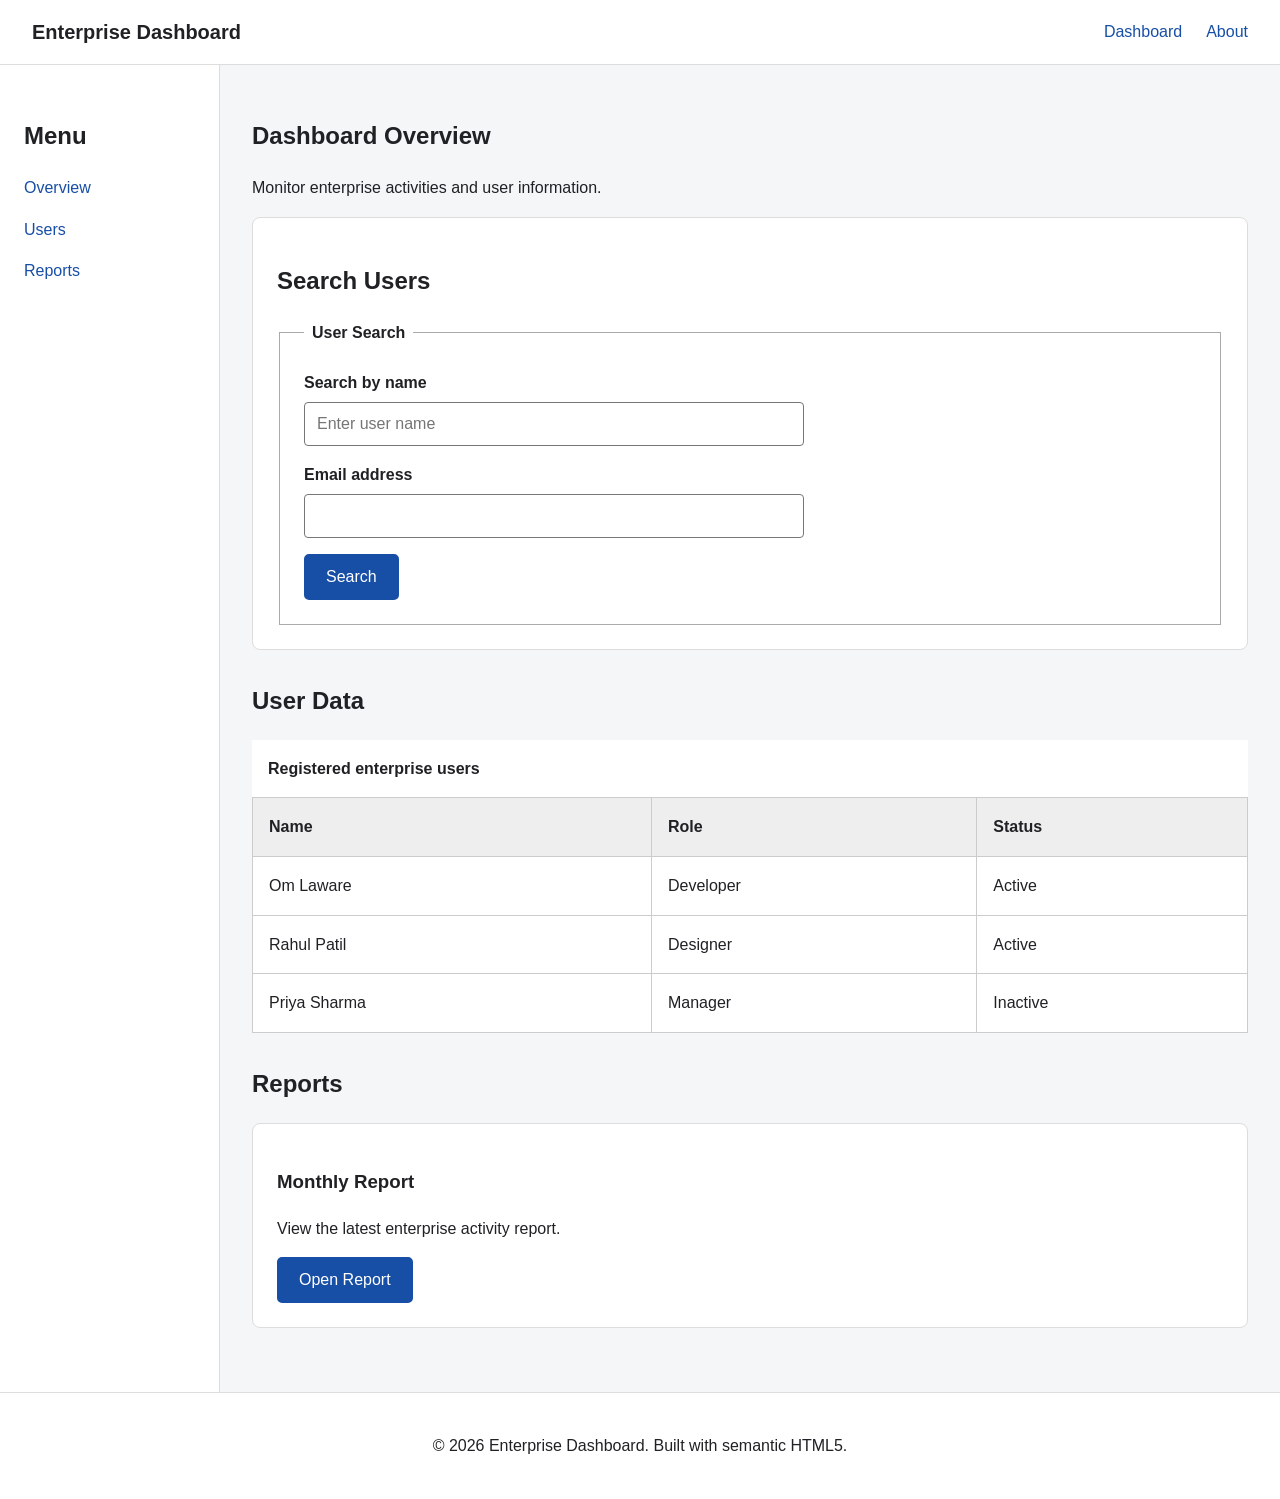
<file: index.html>
<!DOCTYPE html>

<html lang="en">

<head>

  <meta charset="UTF-8">

  <meta name="viewport" content="width=device-width, initial-scale=1.0">

  <meta name="description" content="Accessible Enterprise Dashboard">

  <title>Accessible Enterprise Dashboard</title>

  <link rel="stylesheet" href="css/style.css">

</head>

<body>

  <header class="site-header">

    <a class="logo" href="index.html">Enterprise Dashboard</a>

    <nav aria-label="Primary navigation">

      <ul class="nav-list">

        <li><a href="index.html" aria-current="page">Dashboard</a></li>

        <li><a href="about.html">About</a></li>

      </ul>

    </nav>

  </header>

  <div class="layout">

    <aside class="sidebar" aria-label="Sidebar navigation">

      <h2>Menu</h2>

      <nav aria-label="Dashboard navigation">

        <ul>

          <li><a href="#overview">Overview</a></li>

          <li><a href="#users">Users</a></li>

          <li><a href="#reports">Reports</a></li>

        </ul>

      </nav>

    </aside>

    <main id="main-content">

      <section id="overview" aria-labelledby="overview-title">

        <h1 id="overview-title">Dashboard Overview</h1>

        <p>Monitor enterprise activities and user information.</p>

        <article class="card">

          <h2>Search Users</h2>

          <form action="#" method="get">

            <fieldset>

              <legend>User Search</legend>

              <div class="form-group">

                <label for="search">Search by name</label>

                <input

                  type="search"

                  id="search"

                  name="search"

                  aria-label="Search users by name"

                  placeholder="Enter user name"

                >

              </div>

              <div class="form-group">

                <label for="email">Email address</label>

                <input

                  type="email"

                  id="email"

                  name="email"

                  autocomplete="email"

                  required

                 

                >

              </div>

              <button type="submit">Search</button>

            </fieldset>

          </form>

        </article>

      </section>

      <section id="users" aria-labelledby="users-title">

        <h2 id="users-title">User Data</h2>

        <div class="table-container">

          <table>

            <caption>Registered enterprise users</caption>

            <thead>

              <tr>

                <th scope="col">Name</th>

                <th scope="col">Role</th>

                <th scope="col">Status</th>

              </tr>

            </thead>

            <tbody>

              <tr>

                <td>Om Laware</td>

                <td>Developer</td>

                <td>Active</td>

              </tr>

              <tr>

                <td>Rahul Patil</td>

                <td>Designer</td>

                <td>Active</td>

              </tr>

              <tr>

                <td>Priya Sharma</td>

                <td>Manager</td>

                <td>Inactive</td>

              </tr>

            </tbody>

          </table>

        </div>

      </section>

      <section id="reports" aria-labelledby="reports-title">

        <h2 id="reports-title">Reports</h2>

        <article class="card">

          <h3>Monthly Report</h3>

          <p>View the latest enterprise activity report.</p>

          <button type="button" id="openModal" aria-haspopup="dialog">

            Open Report

          </button>

        </article>

      </section>

      <dialog id="reportModal" aria-labelledby="modal-title">

        <article>

          <h2 id="modal-title">Monthly Report</h2>

          <p>The monthly enterprise report is ready for review.</p>

          <button type="button" id="closeModal">Close</button>

        </article>

      </dialog>

    </main>

  </div>

  <footer class="site-footer">

    <p>&copy; 2026 Enterprise Dashboard. Built with semantic HTML5.</p>

  </footer>

  <script src="js/script.js"></script>

</body>

</html>
</file>
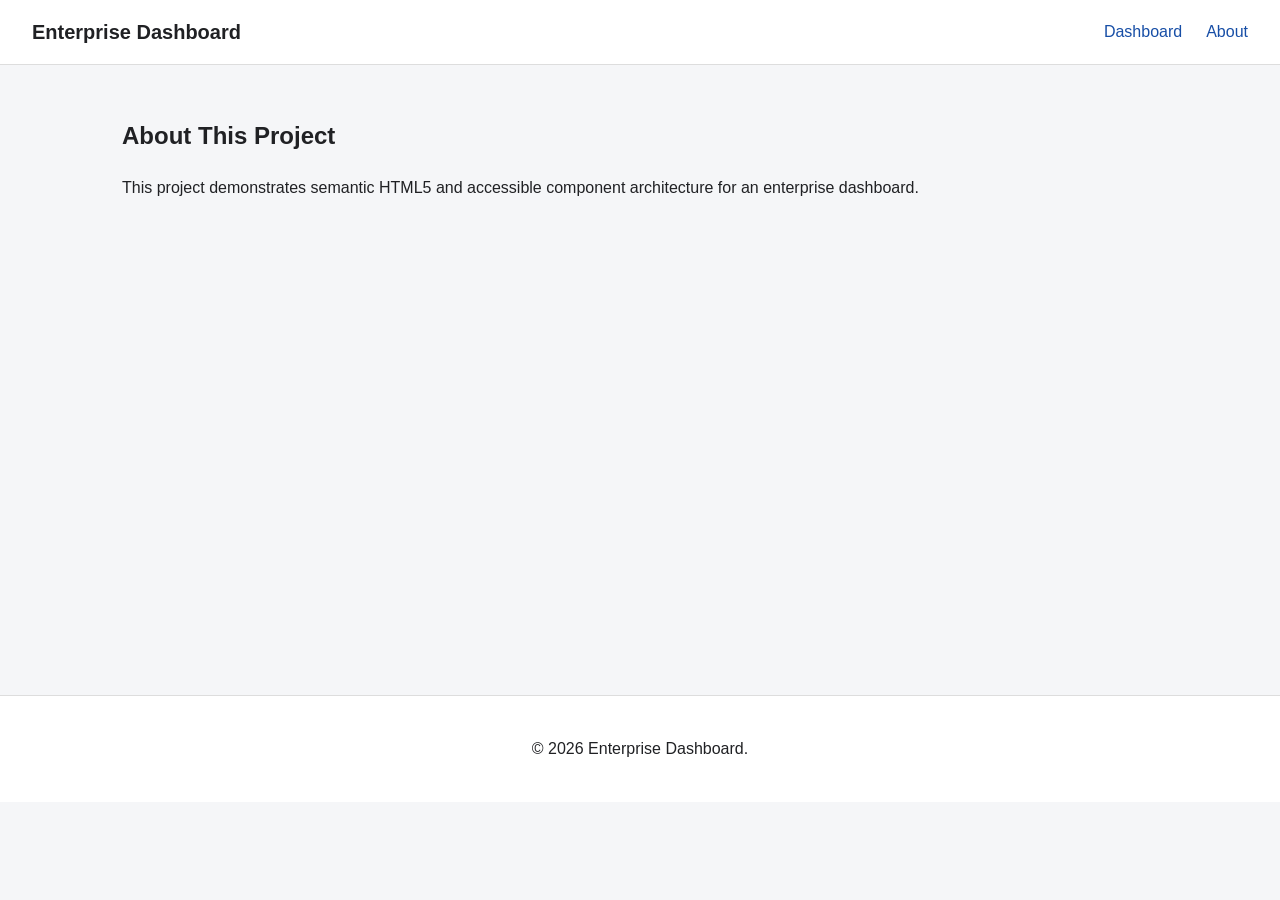
<file: about.html>
<!DOCTYPE html>

<html lang="en">

<head>

  <meta charset="UTF-8">

  <meta name="viewport" content="width=device-width, initial-scale=1.0">

  <meta name="description" content="About the accessible enterprise dashboard">

  <title>About | Enterprise Dashboard</title>

  <link rel="stylesheet" href="css/style.css">

</head>

<body>

  <header class="site-header">

    <a class="logo" href="index.html">Enterprise Dashboard</a>

    <nav aria-label="Primary navigation">

      <ul class="nav-list">

        <li><a href="index.html">Dashboard</a></li>

        <li><a href="about.html" aria-current="page">About</a></li>

      </ul>

    </nav>

  </header>

  <main class="about-content">

    <section aria-labelledby="about-title">

      <h1 id="about-title">About This Project</h1>

      <p>

        This project demonstrates semantic HTML5 and accessible

        component architecture for an enterprise dashboard.

      </p>

    </section>

  </main>

  <footer class="site-footer">

    <p>&copy; 2026 Enterprise Dashboard.</p>

  </footer>

</body>

</html>
</file>
<file: css/style.css>
* {

  box-sizing: border-box;

}

html {

  scroll-behavior: smooth;

}

body {

  margin: 0;

  font-family: Arial, sans-serif;

  line-height: 1.6;

  background: #f5f6f8;

  color: #202124;

}

.site-header {

  display: flex;

  justify-content: space-between;

  align-items: center;

  gap: 2rem;

  padding: 1rem 2rem;

  background: #ffffff;

  border-bottom: 1px solid #ddd;

}

.logo {

  font-size: 1.25rem;

  font-weight: 700;

  color: #202124;

  text-decoration: none;

}

.nav-list {

  display: flex;

  gap: 1.5rem;

  list-style: none;

  margin: 0;

  padding: 0;

}

.nav-list a,

.sidebar a {

  color: #174ea6;

  text-decoration: none;

}

.nav-list a:hover,

.sidebar a:hover {

  text-decoration: underline;

}

.layout {

  display: grid;

  grid-template-columns: 220px 1fr;

  min-height: 70vh;

}

.sidebar {

  padding: 2rem 1.5rem;

  background: #ffffff;

  border-right: 1px solid #ddd;

}

.sidebar ul {

  list-style: none;

  margin: 0;

  padding: 0;

}

.sidebar li {

  margin-bottom: 1rem;

}

main {

  max-width: 1100px;

  width: 100%;

  padding: 2rem;

  margin: 0 auto;

}

.about-content {

  min-height: 70vh;

}

section {

  margin-bottom: 2rem;

}

.card {

  padding: 1.5rem;

  margin-top: 1rem;

  background: #ffffff;

  border: 1px solid #ddd;

  border-radius: 8px;

}

fieldset {

  border: 1px solid #aaa;

  padding: 1.5rem;

}

legend {

  font-weight: 700;

  padding: 0 0.5rem;

}

.form-group {

  margin-bottom: 1rem;

}

label {

  display: block;

  margin-bottom: 0.4rem;

  font-weight: 600;

}

input {

  width: 100%;

  max-width: 500px;

  padding: 0.75rem;

  border: 1px solid #777;

  border-radius: 4px;

  font-size: 1rem;

}

button {

  padding: 0.75rem 1.25rem;

  border: 2px solid #174ea6;

  border-radius: 5px;

  background: #174ea6;

  color: #ffffff;

  font-size: 1rem;

  cursor: pointer;

}

button:hover {

  opacity: 0.9;

}

button:focus,

a:focus,

input:focus {

  outline: 3px solid #f9ab00;

  outline-offset: 3px;

}

.table-container {

  overflow-x: auto;

  background: #ffffff;

}

table {

  width: 100%;

  border-collapse: collapse;

}

caption {

  padding: 1rem;

  font-weight: 700;

  text-align: left;

}

th,

td {

  padding: 1rem;

  border: 1px solid #ccc;

  text-align: left;

}

th {

  background: #eeeeee;

}

dialog {

  max-width: 500px;

  width: calc(100% - 2rem);

  border: 1px solid #777;

  border-radius: 8px;

  padding: 1.5rem;

}

dialog::backdrop {

  background: rgba(0, 0, 0, 0.5);

}

.site-footer {

  padding: 1.5rem;

  text-align: center;

  background: #ffffff;

  border-top: 1px solid #ddd;

}

@media (max-width: 700px) {

  .site-header {

    flex-direction: column;

    align-items: flex-start;

  }

  .layout {

    grid-template-columns: 1fr;

  }

  .sidebar {

    border-right: 0;

    border-bottom: 1px solid #ddd;

  }

  main {

    padding: 1rem;

  }

}
</file>
